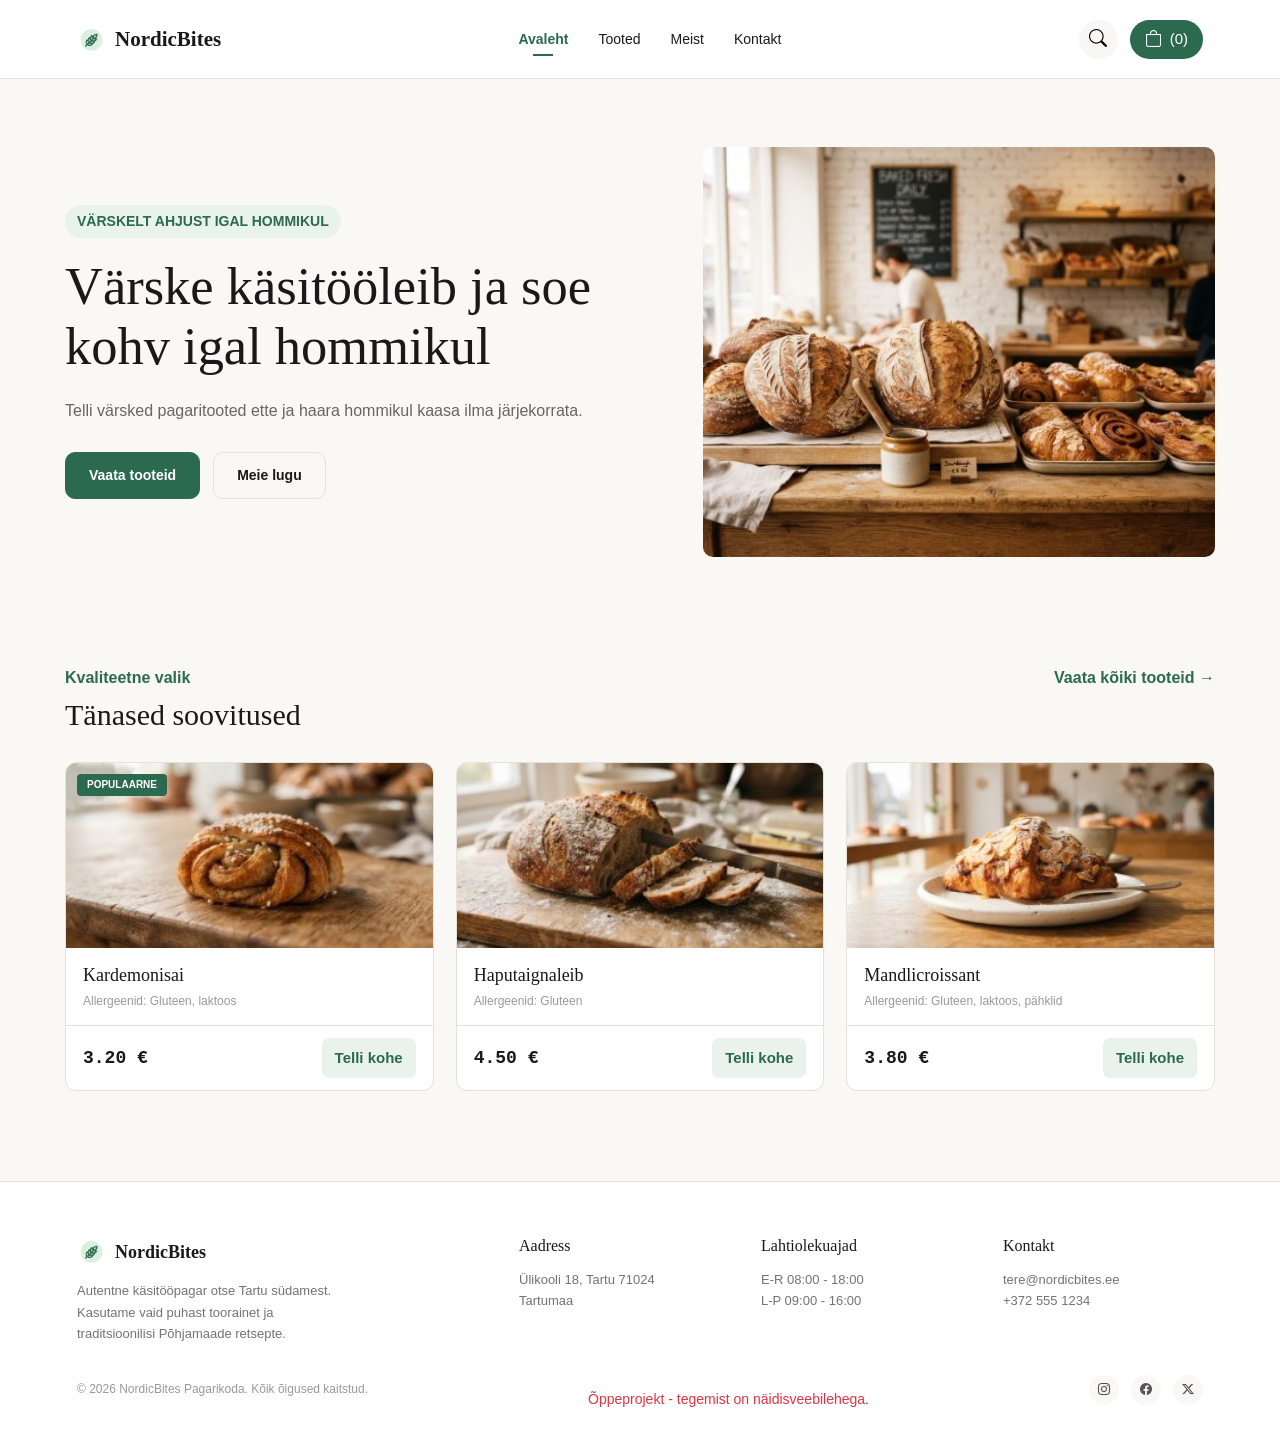
<file: index.html>
<!--Nordicbites-->

<!doctype html>
<html lang="et">
<head>
    <meta charset="utf-8">
    <meta name="viewport" content="width=device-width, initial-scale=1">
    <meta name="description" content="Värske käsitööleib ja soe kohv igal hommikul">
    <title>NordicBites Home</title>

    <!-- Bootstrap CSS -->
    <link href="https://cdn.jsdelivr.net/npm/bootstrap@5.3.3/dist/css/bootstrap.min.css" 
    rel="stylesheet"
    integrity="sha384-QWTKZyjpPEjISv5WaRU9OFeRpok6YctnYmDr5pNlyT2bRjXh0JMhjY6hW+ALEwIH"
    crossorigin="anonymous">
    
    <!-- Bootstrap Icons: -->
    <link href="https://cdn.jsdelivr.net/npm/bootstrap-icons@1.11.3/font/bootstrap-icons.min.css" 
    rel="stylesheet">

    <!-- Meie enda CSS, lisada peale bootstrap stylesheet-i (override) -->
    <link rel="stylesheet" href="css/style.css">
</head>

<body>
    <!-- PÄIS -->
    <header class="site-header">
        <div class="container header-row">

            <!-- Logo -->
            <a href="index.html" class="brand">
                <img src="images/logo.png" class="brand-icon" alt="">
                NordicBites
            </a>

            <!-- Peamenüü -->
            <nav class="nav" id="main-nav">
                <a href="index.html" class="active">Avaleht</a>
                <a href="tooted.html">Tooted</a>
                <a href="meist.html">Meist</a>
                <a href="index.html#kontakt">Kontakt</a>
            </nav>

            <!-- Otsing, ostukorv ja mobiilimenüü (hamburger) -->
            <div class="header-actions">
                <!-- Otsingunupp: -->
                <button class="icon-button" id="search-toggle" type="button">
                    <i class="bi bi-search"></i>
                </button>
                
                <!-- Ostukorv: -->
                <a href="checkout.html" class="carticon">
                    <i class="bi bi-bag"></i>
                    <span>(<span data-cart-count>0</span>)</span>
                </a>

                <!-- Hamburgerimenüü: -->
                <button type="button" class="menu-button" id="menu-toggle">
                    <i class="bi bi-list"></i>
                </button>
            </div>
        </div>

        <!-- Otsinguväli -->
        <div class="container search-bar" id="search-bar">
            <input id="product-search" type="search"
                placeholder="Otsi tooteid nime järgi (tootekataloogist)">
        </div>
    </header>

    <main>
        <!-- AVALEHE HERO -->
        <section class="container hero">

            <div>
                <span class="slogan_1 tag_1">Värskelt ahjust igal hommikul</span>
                <h1>Värske käsitööleib ja soe kohv igal hommikul</h1>
                <p>Telli värsked pagaritooted ette ja haara hommikul
                    kaasa ilma järjekorrata.</p>

                <div class="hero-buttons">
                    <a href="tooted.html" class="btn primary">Vaata tooteid</a>
                    <a href="meist" class="btn">Meie lugu</a>
                </div>
            </div>
            <img src="images/hero.jpg" alt="leivad ja saiakesed pagarikoja letil">
        </section>

        <!-- SOOVITATUD TOOTED -->
        <section class="container recommendations">
            <div class="section-heading">
                <div>
                    <div class="text_1">Kvaliteetne valik</div>
                    <h2>Tänased soovitused</h2>
                </div>
                <a href="tooted.html" class="text-link">Vaata kõiki tooteid →</a>
            </div>


            <!-- JavaScript lisab siia kolm soovitatud toodet -->
            <div class="product-grid" id="recommendations-grid"></div>
        </section>

    </main>

    <!-- Alumine roheline ostukorviriba, ilmub kui ostukorvis on tooteid -->
        <div class="cart-strip" hidden>
            <div class="container">
                <span data-cart-summary>Ostukorvis on 0 toodet</span>
                <a href="checkout.html">Mine maksma →</a>
            </div>
        </div>


    <!-- JALUS -->
    <footer class="site-footer" id="kontakt">
        <div class="container">
            <div class="footer-top">
                <!-- Ettevõtte tutvustus -->
                <div>
                    <a href="index.html" class="brand">
                        <img src="images/logo.png" class="brand-icon" alt="">NordicBites</a>
                    <p>
                        Autentne käsitööpagar otse Tartu südamest.<br>
                        Kasutame vaid puhast toorainet ja<br>
                        traditsioonilisi Põhjamaade retsepte.
                    </p>
                </div>

                <!-- Aadress -->
                <div>
                    <h3>Aadress</h3>
                    <p>Ülikooli 18, Tartu 71024<br>Tartumaa</p>
                </div>

                <!-- Lahtiolekuajad -->
                <div>
                    <h3>Lahtiolekuajad</h3>
                    <p>E-R 08:00 - 18:00<br>L-P 09:00 - 16:00</p>
                </div>

                <!-- Kontakt -->
                <div>
                    <h3>Kontakt</h3>
                    <p>
                        <a href="mailto:tere@nordicbites.ee"> tere@nordicbites.ee</a>
                        <br>
                        +372 555 1234
                    </p>
                </div>
            </div>

            <!-- Jaluse alumine osa -->
            <div class="footer-bottom">
                <span>
                    © 2026 NordicBites Pagarikoda. Kõik õigused kaitstud.
                </span>
                <p class="note text-danger">Õppeprojekt - tegemist on näidisveebilehega.</p>
                <!-- Sots.meedia ikoonid: -->
                <div class="socials">
                    <a href="https://www.instagram.com/" target="_blank">
                        <i class="bi bi-instagram"></i>
                    </a>
                    <a href="https://www.facebook.com/" target="_blank">
                        <i class="bi bi-facebook"></i>
                    </a>
                    <a href="https://x.com/" target="_blank">
                        <i class="bi bi-twitter-x"></i>
                    </a>
                </div>
            </div>
        </div>
    </footer>


    <!-- Bootstrap JavaScript -->
    <script src="https://cdn.jsdelivr.net/npm/bootstrap@5.3.3/dist/js/bootstrap.bundle.min.js"></script>

    <!-- Meie enda JavaScript -->
    <script src="js/script.js" defer></script>

</body>
</html>
</file>
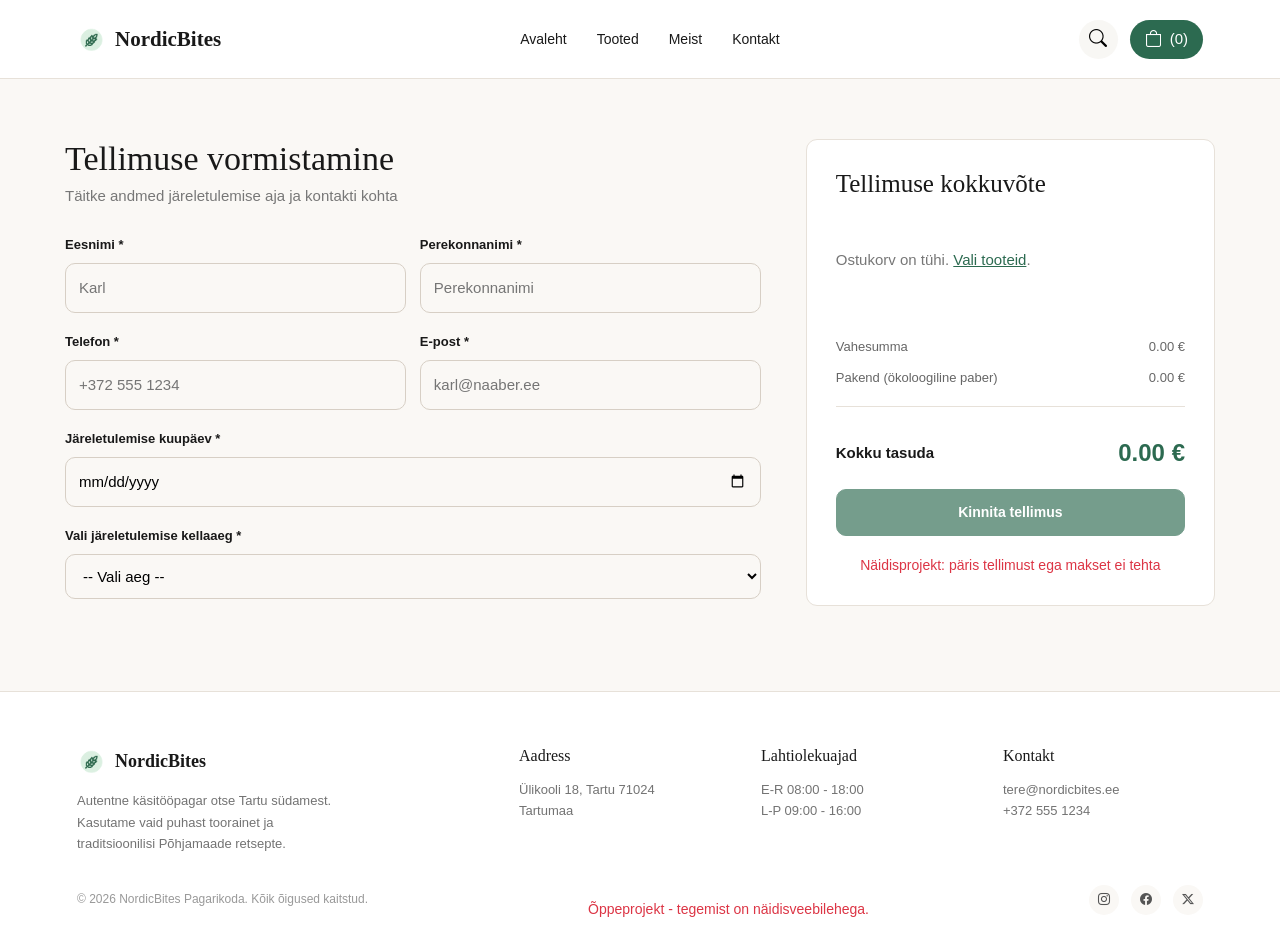
<file: checkout.html>
<!--Nordicbites-->

<!doctype html>
<html lang="et">

<head>
    <meta charset="utf-8">
    <meta name="viewport" content="width=device-width, initial-scale=1">
    <meta name="description" content="NordicBites – värsked käsitööleivad, saiakesed ja kohv Tartus.">
    <title>NordicBites Tellimus</title>
    <!-- Bootstrap CSS -->
    <link href="https://cdn.jsdelivr.net/npm/bootstrap@5.3.3/dist/css/bootstrap.min.css" rel="stylesheet"
        integrity="sha384-QWTKZyjpPEjISv5WaRU9OFeRpok6YctnYmDr5pNlyT2bRjXh0JMhjY6hW+ALEwIH" crossorigin="anonymous">

    <!-- Bootstrap Icons: -->
    <link href="https://cdn.jsdelivr.net/npm/bootstrap-icons@1.11.3/font/bootstrap-icons.min.css" rel="stylesheet">

    <!-- Meie enda CSS, lisada peale bootstrap stylesheet-i (override) -->
    <link rel="stylesheet" href="css/style.css">
</head>

<body>
    <!-- PÄIS -->
    <header class="site-header">
        <div class="container header-row">

            <!-- Logo -->
            <a href="index.html" class="brand">
                <img src="images/logo.png" class="brand-icon" alt="">
                NordicBites
            </a>

            <!-- Peamenüü -->
            <nav class="nav" id="main-nav">
                <a href="index.html">Avaleht</a>
                <a href="tooted.html">Tooted</a>
                <a href="meist.html">Meist</a>
                <a href="index.html#kontakt">Kontakt</a>
            </nav>
            <!-- Otsing, ostukorv ja mobiilimenüü (hamburger) -->
            <div class="header-actions">
                <!-- Otsingunupp: -->
                <button class="icon-button" id="search-toggle" type="button">
                    <i class="bi bi-search"></i>
                </button>
                <!-- Ostukorv: -->
                <a href="checkout.html" class="carticon">
                    <i class="bi bi-bag"></i>
                    <span>(<span data-cart-count>0</span>)</span>
                </a>
                <!-- Hamburgerimenüü: -->
                <button type="button" class="menu-button" id="menu-toggle">
                    <i class="bi bi-list"></i>
                </button>
            </div>
        </div>
        <!-- Otsinguväli -->
        <div class="container search-bar" id="search-bar">
            <input id="product-search" type="search" placeholder="Otsi tooteid nime järgi (tootekataloogist)">
        </div>
    </header>


    <main class="container checkout">
        <section>
            <h1>Tellimuse vormistamine</h1>
            <p class="subtitle">Täitke andmed järeletulemise aja ja kontakti kohta</p>
            <form id="order-form">
                <div class="form-grid">
                    <div class="field"><label for="first-name">Eesnimi *</label><input id="first-name" name="firstName"
                            placeholder="Karl" required autocomplete="given-name"></div>
                    <div class="field"><label for="last-name">Perekonnanimi *</label><input id="last-name"
                            name="lastName" placeholder="Perekonnanimi" required autocomplete="family-name"></div>
                    <div class="field"><label for="phone">Telefon *</label><input id="phone" name="phone" type="tel"
                            pattern="[+0-9 ]{6,}" title="Sisesta vähemalt 6 numbrit (lubatud ka + ja tühikud)"
                            placeholder="+372 555 1234" required autocomplete="tel"></div>
                    <div class="field"><label for="email">E-post *</label><input id="email" name="email" type="email"
                            placeholder="karl@naaber.ee" required autocomplete="email"></div>

                    <!-- Järeletulemise kuupäev -->
                        <div class="field full">
                            <label for="pickup-date">Järeletulemise kuupäev *</label>
                            <input type="date"
                                id="pickup-date"
                                name="pickup-date"
                                required>
                        </div>
                 

                    <div class="field full"><label for="pickup">Vali järeletulemise kellaaeg *</label><select
                            id="pickup" name="pickup" required>
                            <option value="">-- Vali aeg --</option>
                            <option value="08:30-09:00">Hommikul (08:30 - 09:00)</option>
                            <option value="09:00-10:00">Hommikul (09:00 - 12:00)</option>
                            <option value="12:00-13:00">Lõunal (12:00 - 14:00)</option>
                            <option value="12:00-13:00">Peale lõunat (14:00 - 16:00)</option>
                            <option value="16:00-17:00">Õhtul (E-R) (16:00 - 17:30)</option>
                        </select></div>
                </div>
            </form>
            <div role="status" class="message" id="order-message" hidden></div>
        </section>
        <aside class="summary">
            <h2>Tellimuse kokkuvõte</h2>
            <div id="checkout-items"></div>
            <div class="summary-lines">
                <div class="summary-line"><span>Vahesumma</span><span data-subtotal>0.00 €</span></div>
                <div class="summary-line"><span>Pakend (ökoloogiline paber)</span><span>0.00 €</span></div>
            </div>
            <div class="summary-total"><span>Kokku tasuda</span><strong data-total>0.00 €</strong></div><button
                id="place-order" type="submit" form="order-form" class="btn primary">Kinnita tellimus</button>
            <p class="note text-danger">Näidisprojekt: päris tellimust ega makset ei tehta</p>
        </aside>
    </main>


    <!-- JALUS -->
    <footer class="site-footer" id="kontakt">
        <div class="container">
            <div class="footer-top">
                <!-- Ettevõtte tutvustus -->
                <div>
                    <a href="index.html" class="brand">
                        <img src="images/logo.png" class="brand-icon" alt="">NordicBites</a>
                    <p>
                        Autentne käsitööpagar otse Tartu südamest.<br>
                        Kasutame vaid puhast toorainet ja<br>
                        traditsioonilisi Põhjamaade retsepte.
                    </p>
                </div>

                <!-- Aadress -->
                <div>
                    <h3>Aadress</h3>
                    <p>Ülikooli 18, Tartu 71024<br>Tartumaa</p>
                </div>

                <!-- Lahtiolekuajad -->
                <div>
                    <h3>Lahtiolekuajad</h3>
                    <p>E-R 08:00 - 18:00<br>L-P 09:00 - 16:00</p>
                </div>

                <!-- Kontakt -->
                <div>
                    <h3>Kontakt</h3>
                    <p>
                        <a href="mailto:tere@nordicbites.ee"> tere@nordicbites.ee</a>
                        <br>
                        +372 555 1234
                    </p>
                </div>
            </div>

            <!-- Jaluse alumine osa -->
            <div class="footer-bottom">
                <span>
                    © 2026 NordicBites Pagarikoda. Kõik õigused kaitstud.
                </span>
                <p class="note text-danger">Õppeprojekt - tegemist on näidisveebilehega.</p>
                <!-- Sots.meedia ikoonid: -->
                <div class="socials">
                    <a href="https://www.instagram.com/" target="_blank">
                        <i class="bi bi-instagram"></i>
                    </a>
                    <a href="https://www.facebook.com/" target="_blank">
                        <i class="bi bi-facebook"></i>
                    </a>
                    <a href="https://x.com/" target="_blank">
                        <i class="bi bi-twitter-x"></i>
                    </a>
                </div>
            </div>
        </div>
    </footer>



    <!-- Bootstrap JavaScript -->
    <script src="https://cdn.jsdelivr.net/npm/bootstrap@5.3.3/dist/js/bootstrap.bundle.min.js"></script>

    <!-- Meie JavaScript -->
    <script src="js/script.js" defer></script>

</body>

</html>
</file>
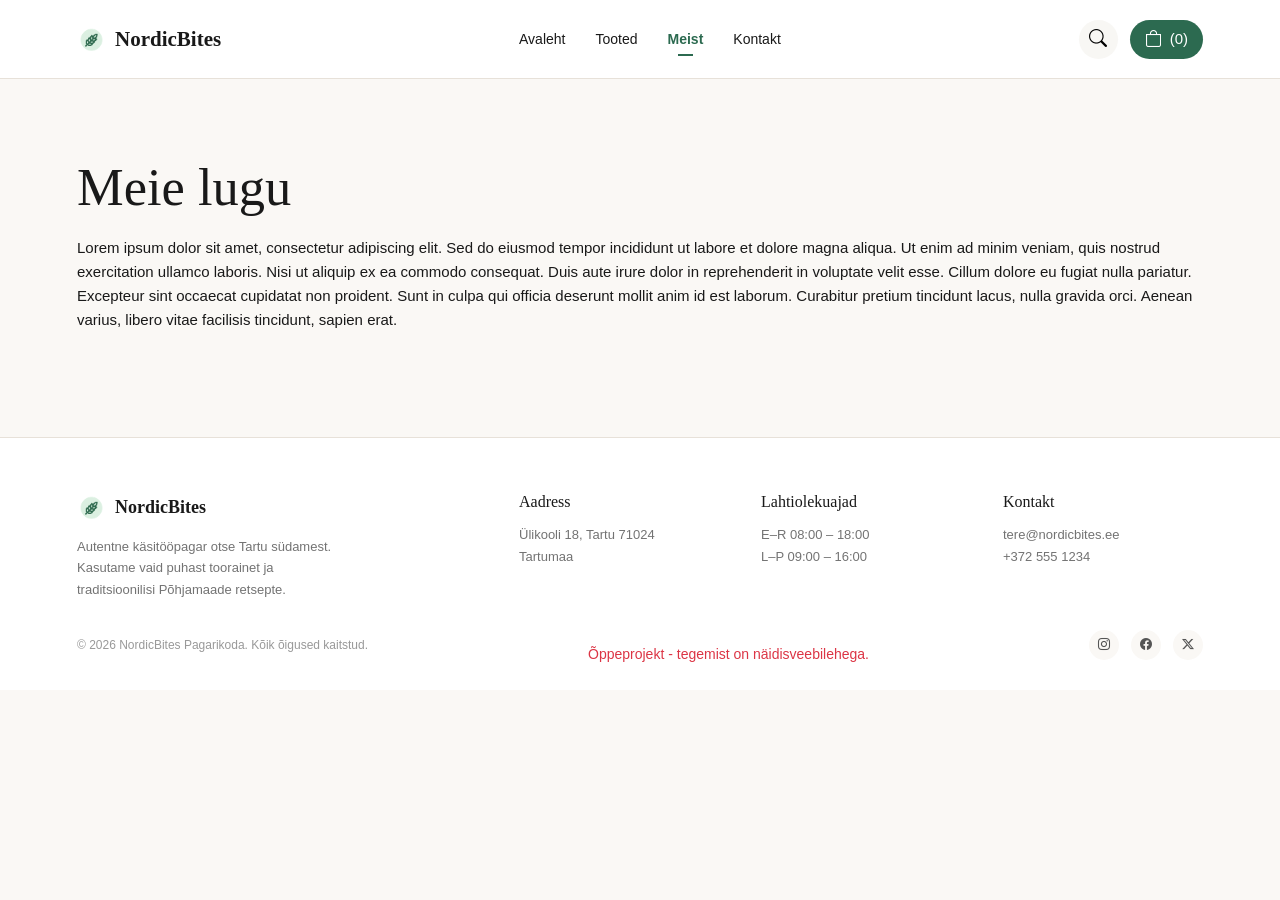
<file: meist.html>
<!--Nordicbites-->

<!doctype html>
<html lang="et">

<head>
    <meta charset="utf-8">
    <meta name="viewport" content="width=device-width, initial-scale=1">
    <title>NordicBites Meie</title>

    <!-- Bootstrap CSS -->
    <link href="https://cdn.jsdelivr.net/npm/bootstrap@5.3.3/dist/css/bootstrap.min.css"
        rel="stylesheet">

    <!-- Bootstrap Icons -->
    <link href="https://cdn.jsdelivr.net/npm/bootstrap-icons@1.11.3/font/bootstrap-icons.min.css"
        rel="stylesheet">

    <!-- Meie CSS -->
    <link rel="stylesheet" href="css/style.css">
</head>

<body>

    <!-- PÄIS -->
    <header class="site-header">
        <div class="container header-row">

            <!-- Logo -->
            <a href="index.html" class="brand">
                <img src="images/logo.png" class="brand-icon" alt="">
                NordicBites
            </a>

            <!-- Peamenüü -->
            <nav class="nav" id="main-nav">
                <a href="index.html">Avaleht</a>
                <a href="tooted.html">Tooted</a>
                <a href="meist.html" class="active">Meist</a>
                <a href="index.html#kontakt">Kontakt</a>
            </nav>

            <!-- Otsing, ostukorv ja mobiilimenüü -->
            <div class="header-actions">

                <button class="icon-button" id="search-toggle" type="button">
                    <i class="bi bi-search"></i>
                </button>

                <a href="checkout.html" class="carticon">
                    <i class="bi bi-bag"></i>
                    <span>(<span data-cart-count>0</span>)</span>
                </a>

                <button type="button" class="menu-button" id="menu-toggle">
                    <i class="bi bi-list"></i>
                </button>
            </div>
        </div>

        <!-- Otsinguväli -->
        <div class="container search-bar" id="search-bar">
            <input id="product-search" type="search"
                placeholder="Otsi tooteid nime järgi">
        </div>
    </header>


    <!-- LEHE PÕHISISU -->
    <main class="container" style="padding-top: 60px; padding-bottom: 90px;">
        <h1>Meie lugu</h1>
        <p>
            Lorem ipsum dolor sit amet, consectetur adipiscing elit.
            Sed do eiusmod tempor incididunt ut labore et dolore magna aliqua.
            Ut enim ad minim veniam, quis nostrud exercitation ullamco laboris.
            Nisi ut aliquip ex ea commodo consequat.
            Duis aute irure dolor in reprehenderit in voluptate velit esse.
            Cillum dolore eu fugiat nulla pariatur.
            Excepteur sint occaecat cupidatat non proident.
            Sunt in culpa qui officia deserunt mollit anim id est laborum.
            Curabitur pretium tincidunt lacus, nulla gravida orci.
            Aenean varius, libero vitae facilisis tincidunt, sapien erat.
        </p>

    </main>

    <!-- JALUS -->
    <footer class="site-footer" id="kontakt">
        <div class="container">

            <div class="footer-top">

                <!-- Ettevõtte tutvustus -->
                <div>
                    <a href="index.html" class="brand">
                        <img src="images/logo.png" class="brand-icon" alt="">
                        NordicBites
                    </a>

                    <p>
                        Autentne käsitööpagar otse Tartu südamest.<br>
                        Kasutame vaid puhast toorainet ja<br>
                        traditsioonilisi Põhjamaade retsepte.
                    </p>
                </div>

                <!-- Aadress -->
                <div>
                    <h3>Aadress</h3>
                    <p>Ülikooli 18, Tartu 71024<br>Tartumaa</p>
                </div>

                <!-- Lahtiolekuajad -->
                <div>
                    <h3>Lahtiolekuajad</h3>
                    <p>E–R 08:00 – 18:00<br>L–P 09:00 – 16:00</p>
                </div>

                <!-- Kontakt -->
                <div>
                    <h3>Kontakt</h3>
                    <p>
                        <a href="mailto:tere@nordicbites.ee">tere@nordicbites.ee</a>
                        <br>
                        +372 555 1234
                    </p>
                </div>
            </div>

            <!-- Jaluse alumine osa -->
            <div class="footer-bottom">

                <span>
                    © 2026 NordicBites Pagarikoda. Kõik õigused kaitstud.
                </span>
                <p class="note text-danger">Õppeprojekt - tegemist on näidisveebilehega.</p>

                <!-- Sotsiaalmeedia ikoonid -->
                <div class="socials">
                    <a href="https://www.instagram.com/" target="_blank" rel="noopener noreferrer">
                        <i class="bi bi-instagram"></i>
                    </a>

                    <a href="https://www.facebook.com/" target="_blank" rel="noopener noreferrer">
                        <i class="bi bi-facebook"></i>
                    </a>

                    <a href="https://x.com/" target="_blank" rel="noopener noreferrer">
                        <i class="bi bi-twitter-x"></i>
                    </a>
                </div>

            </div>
        </div>
    </footer>


    <!-- Bootstrap JavaScript -->
    <script src="https://cdn.jsdelivr.net/npm/bootstrap@5.3.3/dist/js/bootstrap.bundle.min.js"></script>

    <!-- Meie JavaScript -->
    <script src="js/script.js" defer></script>

</body>
</html>
</file>
<file: css/style.css>
/*Nordicbites*/

/* Värvimuutujad: värvi saab kogu lehel muuta ühest kohast. 
var(--green) kasutab siin määratud väärtust. */
:root {
    --green:#2c6a50;/*tumeroheline*/
    --dark:#191919; /*must*/
    --muted:#777; /*tumehall*/
    --cream:#faf8f5; /*heleez, taust*/
    --line:#e7e1d9; /*hallikas beez*/
    --pale:#e9f2eb; /*heleroheline*/
}

/* Kõigile elementidele: padding ja border arvestatakse elemendi laiuse sisse. */
* {
    box-sizing:border-box
}

/* Sujuv kerimine lehel olevate ankrulinkide juurde. */
html {
    scroll-behavior:smooth
}

/* Kogu veebilehe taust, tekstivärv ja vaikimisi kirjatüüp. */
body {
    margin:0;
    background:var(--cream);
    color:var(--dark);
    font:15px/1.6 Arial,Helvetica,sans-serif
}

/* Pealkirjade ja logo kirjatüüp. */
h1,h2,h3,.brand {
    font-family:Georgia,'Times New Roman',serif;
    line-height:1.16
}

/* h1 pealkiri; clamp() kohandab suurust ekraani laiusega. */
h1 {
    font-size:clamp(35px,4.1vw,54px);
    margin:18px 0
}

/* h2 pealkirja suurus ja vahed. */
h2 {
    font-size:30px;
    margin:7px 0 32px
}

/* h3 pealkirja suurus ja vahed. */
h3 {
    font-size:18px;
    margin:0 0 6px
}

/* Lõikude alumine vahe. */
p {
    margin:0 0 15px
}

/* Lingid pärivad ümbritseva teksti värvi ja neil ei ole alljoont. */
a {
    color:inherit;
    text-decoration:none
}

/* Nupud ja vormiväljad kasutavad sama fonti kui ülejäänud leht. */
button,input,select {
    font:inherit
}

/* Hiirekursor muutub nuppude kohal käekujuliseks. */
button {
    cursor:pointer
}

/* Sisu maksimaalne laius ja horisontaalne tsentreerimine. */
.container {
    width:min(1150px,calc(100% - 48px));
    max-width:none; /* Tühistab Bootstrapi .container laiuse piirangud. */
    margin:auto
}

/* Kõigi lehtede ühine valge päis. */
.site-header {
    background:#fff;
    border-bottom:1px solid var(--line);
    position:relative;
    z-index:20
}

/* Päise elemendid paigutatakse kõrvuti Flexboxiga. */
.header-row {
    min-height:78px;
    display:flex;
    align-items:center;
    justify-content:space-between;
    gap:18px
}

/* Logo ikoon ja tekst paiknevad ühel real. */
.brand {
    display:inline-flex;
    align-items:center;
    gap:9px;
    font-weight:bold;
    font-size:21px;
    white-space:nowrap
}

/* PNG-logo: pildil on roheline ring juba olemas */
.brand-icon {
    display:block;
    width:29px;
    height:29px;
    object-fit:contain;
    border-radius:50%;
    flex-shrink:0;
}

/* Navigeerimislingid ühel real ja kindla vahega. */
.nav {
    display:flex;
    gap:30px;
    align-items:center
}

/* Navigeerimislingi tekst ning aktiivse joone asukoha alus. */
.nav a {
    font-size:14px;
    padding:9px 0;
    position:relative
}

/* Aktiivse lehe navigatsioonilink on roheline ja paksus kirjas. */
.nav a.active {
    font-weight:bold;
    color:var(--green)
}

/* Pseudo-element tekitab aktiivse lingi alla rohelise joone */
.nav a.active:after {
    content:"";
    position:absolute;
    bottom:3px;
    left:30%;
    width:40%;
    height:2px;
    background:var(--green)
}

/* Otsingu ja ostukorvi nupud päise paremas servas. */
.header-actions {
    display:flex;
    align-items:center;
    gap:12px
}

/* Üldine ümarate päisenuppude kujundus. */
.icon-button,.carticon,.menu-button {
    border:0;
    background:#f8f7f4;
    border-radius:100px;
    min-width:39px;
    height:39px;
    display:inline-grid;
    place-items:center
}

/* Roheline ostukorvi nupp: HTML-is class="carticon". */
.carticon {
    background:var(--green);
    color:white;
    display:inline-flex;
    align-items:center;
    gap:8px;
    padding:0 15px;
}

/* Bootstrap Icons: ikoonide suurused päises. */
.icon-button i { font-size:18px; }
.carticon i { font-size:17px; }
.menu-button i { font-size:23px; }

/* Hoiab linkide värvid samaks ka Bootstrapi hover-olekus. */
.brand:hover { color:var(--dark); }
.carticon:hover { color:white; }
.site-header .nav a:hover { color:var(--green); }

/* Mobiilimenüü nupp on suurel ekraanil peidus */
.menu-button {
    display:none
}

/* Otsinguväli on alguses peidus */
.search-bar {
    display:none;
    padding-bottom:13px
}

/* JavaScript lisab klassi open, et otsinguvälja näidata. */
.search-bar.open {
    display:block
}

/* Otsinguvälja ääris, taust ja vahed */
.search-bar input {
    width:100%;
    border:1px solid var(--line);
    padding:11px 14px;
    border-radius:8px;
    background:white
}

/*Ühise kujundusega tegevusnupud ja nuppudena näivad lingid. */
.btn {
    border:1px solid var(--line);
    border-radius:10px;
    padding:12px 23px;
    display:inline-flex;
    align-items:center;
    justify-content:center;
    font-weight:bold;
    font-size:14px;
    background:transparent
}

/* Bootstrapi .btn vaikimisi muutuja ei tohi meie nuppude värvi muuta */
.btn { --bs-btn-color:var(--dark); --bs-btn-hover-color:var(--dark); }

/* Peamine roheline tegevusnupp. */
.btn.primary {
    background:var(--green);
    border-color:var(--green);
    color:#fff
}

/* Bootstrapis peab rohelise nupu tekst jääma ka hover-olekus valgeks. */
.btn.primary:hover { color:#fff; }


/* AVALEHE ülemine sissejuhatus: tekst ja foto 2s veerus */
.hero {
    padding:68px 0 78px;
    display:grid;
    grid-template-columns:1.1fr 1fr;
    align-items:center;
    gap:75px;
    min-height:525px
}

/* Väike roheline slogan */
.slogan_1 {
    color:var(--green);
    font-size:14px;
    font-weight:bold;
    text-transform:uppercase
}
/* slogan taust */
.tag_1 {
    display:inline-block;
    background:var(--pale);
    padding:5px 12px;
    border-radius:100px
}

/* Avalehe tekst: Telli värsked... */
.hero p {
    color:#666;
    font-size:16px;
    margin:21px 0 28px
}

/* Avalehe tegevusnupud ('vaata tooteid' ja 'Meie lugu') ühel real; vajadusel lähevad järgmisele reale. */
.hero-buttons {
    display:flex;
    gap:13px;
    flex-wrap:wrap
}

/* Avalehe suur foto */
.hero img {
    width:100%;
    height:410px;
    object-fit:cover;
    border-radius:10px
}

/*Avalehe: 'kvaliteetne vali' ja 'vaata kõiki tooteid'*/
.text_1, .text-link {
    color: var(--green);
    font-weight: bold;
    font-size: 16px;
}

/* Sektsiooni pealkiri ja „Vaata kõiki tooteid” link. */
.section-heading {
    display:flex;
    align-items: flex-start;
    justify-content:space-between;
    gap:20px
}

/* Avalehe 'soovitused' toodete sektsiooni välisvahed */
.recommendations {
    padding:30px 0 90px
}

/* 'Tänased soovitused' */
.section-heading h2 {
    margin-bottom:30px
}


/* Tootekaarte näidatakse 3 võrdses veerus (CSS Grid) */
.product-grid {
    display:grid;
    grid-template-columns:repeat(3,minmax(0,1fr));
    gap:22px
}

/* Ühe toote kaart, mille sisu asub püstises Flexboxis */
.product-card {
    background:white;
    border:1px solid var(--line);
    border-radius:11px;
    overflow:hidden;
    display:flex;
    flex-direction:column
}

/* Ostukorvis oleval tootel kuvatakse tumeroheline ääris. */
.product-card.product-selected {
    border:2px solid var(--green);
}

/* Ostukorvis oleva toote VALITUD silt tootepildi ülaservas. */
.selected-flag {
    position:absolute;
    top:11px;
    left:11px;
    background:var(--green);
    color:white;
    padding:3px 10px;
    font-size:10px;
    border-radius:4px;
    font-weight:bold;
}

/* Kui tootel on ka POPULAARNE või UUS silt, paikneb VALITUD selle all. */
.selected-flag.below-flag {
    top:39px;
}

/* Tootefoto fix kõrgus ja sobiv kärpimine */
.product-card img {
    width:100%;
    height:185px;
    object-fit:cover;
    display:block
}

/* Fotoala on aluseks nurgas olevale sildile. */
.product-image {
    position:relative
}

/* Tootefotol asuv väike roheline silt (nt „POPULAARNE”). */
.flag {
    position:absolute;
    top:11px;
    left:11px;
    background:var(--green);
    color:white;
    padding:3px 10px;
    font-size:10px;
    border-radius:4px;
    font-weight:bold
}

/* Tootekaardi pealkirja ja allergeenide ala. */
.product-content {
    padding:17px 17px 14px;
    flex:1
}

/* Tootekaardi väiksem hall selgitustekst. */
.product-content p {
    color:#999;
    font-size:12px;
    margin:4px 0 0
}

/* Tootekaardi alumine hinnarea ja nupu ala. */
.product-bottom {
    border-top:1px solid var(--line);
    padding:12px 17px;
    display:flex;
    align-items:center;
    justify-content:space-between
}

/* Toote hind eristub paksu monospace-kirjaga. */
.price {
    font-family:monospace;
    font-size:18px;
    font-weight:bold
}

/* Toote lisamise nupu põhikujundus. */
.add-button {
    background:var(--pale);
    color:var(--green);
    border:0;
    border-radius:7px;
    font-weight:bold;
    padding:8px 13px
}

/* Kataloogis olev väike roheline ümar plussnupp. */
.add-button.circle {
    border-radius:50%;
    height:32px;
    width:32px;
    padding:0;
    font-size:21px;
    background:var(--green);
    color:white
}

/* Tootekataloogi sisu ülemine ja alumine vahe. */
.catalog {
    padding:60px 0 100px
}

/* Kategooriafiltrite nupud ühel või mitmel real. */
.filters {
    display:flex;
    flex-wrap:wrap;
    gap:12px;
    margin-bottom:30px
}

/* Kategooriafiltri hele ovaalne nupp. */
.filter-button {
    background:#fff;
    border:1px solid var(--line);
    border-radius:25px;
    padding:10px 19px;
    font-size:13px
}

/* Valitud kategooriafilter muutub roheliseks. */
.filter-button.selected {
    background:var(--green);
    color:white;
    border-color:var(--green)
}

/* 'Tooted' lehekülje alumine roheline ostukorviriba, mis püsib kerides nähtaval. */
.cart-strip {
    position:fixed;
    bottom:0;
    left:0;
    width: 100%;
    background:var(--green);
    color:#fff;
    z-index:10
}
/* Ostukorviriba tekst ja kassasse mineku link. */
.cart-strip .container {
    display:flex;
    justify-content:space-between;
    align-items:center;
    padding-top:15px;
    padding-bottom:15px
}

/* Ostukorviriba lingi paks kiri. */
.cart-strip a {
    font-weight:bold
}

/* Kui HTML-elemendil on hidden-atribuut, ei näidata riba. */
.cart-strip[hidden] {
    display:none
}

/* Tellimuse leht: vorm vasakul ja kokkuvõte paremal. */
.checkout {
    padding:60px 0 85px;
    display:grid;
    grid-template-columns:1.7fr 1fr;
    gap:45px;
    min-height:550px
}

/* Tellimuse lehe pealkiri. */
.checkout h1 {
    font-size:34px;
    margin:0 0 6px
}

/* Tellimusvormi all olev sissejuhatav tekst. */
.checkout .subtitle {
    color:var(--muted);
    margin-bottom:27px
}

/* Vormiväljad kahes veerus. */
.form-grid {
    display:grid;
    grid-template-columns:1fr 1fr;
    gap:19px 14px
}

/* Üks vormiväli koos selle pealkirjaga. */
.field {
    display:flex;
    flex-direction:column;
    gap:7px
}

/* Vormivälja nimetuse kujundus. */
.field label {
    font-size:13px;
    font-weight:bold
}

/* Tekstikastide ja rippmenüü kujundus. */
.field input,.field select {
    border:1px solid #d7cfc5;
    background:transparent;
    border-radius:10px;
    padding:12px 13px;
    width:100%;
    min-width:0
}

/* Vormiväli võtab enda alla mõlemad veerud. */
.field.full {
    grid-column:1/-1
}

/* Tellimuse kokkuvõtte valge kast. */
.summary {
    align-self:start;
    border-radius:11px;
    background:#fff;
    border:1px solid var(--line);
    padding:29px
}

/* Kokkuvõtte pealkiri. */
.summary h2 {
    font-size:25px;
    margin:0 0 20px
}

/* Ühe ostukorvis oleva toote rida kokkuvõttes. */
.summary-item {
    display:flex;
    align-items:center;
    gap:12px;
    padding-bottom:12px;
    margin-bottom:12px;
    border-bottom:1px solid var(--line)
}

/* Ostukorvi toote pisipilt. */
.summary-item img {
    width:46px;
    height:46px;
    object-fit:cover;
    border-radius:6px
}

/* Ostukorvi tootenimi. */
.summary-item .item-name {
    font: bold 15px Georgia,serif
}

/* Ostukorvi toote koguse väike tekst. */
.summary-item .item-qty {
    color:var(--muted);
    font-size:12px
}

/* Toote hind nihutatakse rea paremasse serva. */
.summary-item strong {
    margin-left:auto;
    white-space:nowrap;
    font-family:monospace
}

/* Koguse vähendamise ja suurendamise nupud. */
.qty-control {
    display:inline-flex;
    align-items:center;
    gap:8px
}

/* Koguse muutmise väikeste nuppude stiil. */
.qty-control button {
    border:1px solid var(--line);
    background:white;
    border-radius:4px;
    padding:1px 7px
}

/* Vahesumma ja pakendi hinna read. */
.summary-lines {
    border-bottom:1px solid var(--line);
    padding:10px 0 17px
}

/* Kokkuvõtte summarea vasaku ja parema poole joondamine. */
.summary-line,.summary-total {
    display:flex;
    justify-content:space-between;
    gap:12px;
    margin-top:10px
}

/* Vahekokkuvõtte väiksem hall tekst. */
.summary-line {
    color:#666;
    font-size:13px
}

/* Lõpliku summa rea vahed ja paks kiri. */
.summary-total {
    align-items:center;
    padding:17px 0;
    font-weight:bold
}

/* Makstava kogusumma suur roheline number. */
.summary-total strong {
    color:var(--green);
    font-size:24px
}

/* Tellimuse kinnitamise nupp täidab kokkuvõtte laiuse. */
.summary .btn {
    width:100%
}

/* Tellimuse kinnitamise all olev väike selgitus. */
.note {
    color:#999;
    text-align:center;
    font-size:14px;
    margin:18px 0 0
}

/* Pärast tellimist kuvatava kinnitusteate kujundus. */
.message {
    margin-top:18px;
    padding:13px 16px;
    border-radius:9px;
    background:var(--pale);
    color:var(--green)
}

/* Peidab kinnitusteate, kuni seda on vaja näidata. */
.message[hidden] {
    display:none
}

/* Tühja ostukorvi teate kujundus. */
.empty {
    padding:30px 0;
    color:var(--muted)
}

/* Kõigi lehtede ühine jalus. */
.site-footer {
    background:#fff;
    border-top:1px solid var(--line);
    padding:55px 0 24px
}

/* Jaluse sisu neljas veerus. */
.footer-top {
    display:grid;
    grid-template-columns:2fr 1fr 1fr 1fr;
    gap:42px
}

/* Jaluses olev logo on veidi väiksem. */
.footer-top .brand {
    font-size:18px;
    margin-bottom:14px
}

/* Jaluse veergude pealkirjad. */
.footer-top h3 {
    font-size:16px;
    margin-bottom:13px
}

/* Aadressi, lahtiolekuaegade ja kontaktide selgitustekst. */
.footer-top p {
    color:#737373;
    font-size:13px;
    line-height:1.65
}

/* Jalus: autoriõigused ja sotsiaalmeedia. */
.footer-bottom {
    display:flex;
    justify-content:space-between;
    align-items:center;
    gap:20px;
    color:#999;
    font-size:12px;
    margin-top:10px
}

/* Sotsmeedia ikoonide paigutus. */
.socials {
    display:flex;
    gap:12px
}
/* Ühe ümara sotsiaalmeedia ikooni kujundus (Bootstrap Icons). */
.socials a {
    display:inline-grid;
    place-items:center;
    width:30px;
    height:30px;
    background:var(--cream);
    color:#555;
    border-radius:50%;
    text-decoration: none;
}

/* Jätab jaluse alla ruumi fikseeritud ostukorviriba jaoks */
body:has(.cart-strip:not([hidden])) .site-footer {
    padding-bottom: 85px;
}


/* Tahvelarvuti ja kitsama ekraani kohandused. */
@media(max-width:850px) {
    /* Avalehe ülemine sissejuhatus: tekst ja foto kahes veerus. */
    .hero {
        gap:30px;
        min-height:unset
    }
    /* Avalehe suur foto, mis täidab raami lõikamise teel. */
    .hero img {
        height:320px
    }
    /* Tellimuse leht: vorm vasakul ja kokkuvõte paremal. */
    .checkout {
        grid-template-columns:1fr
    }
    /* Jaluse sisu neljas veerus. */
    .footer-top {
        grid-template-columns:1fr 1fr
    }
    /* Navigeerimislingid ühel real ja kindla vahega. */
    .nav {
        gap:15px
    }
    /* Tootefoto fikseeritud kõrgus ja sobiv kärpimine. */
    .product-card img {
        height:155px
    }
}

/* Mobiiltelefoni vaate kohandused. */
@media(max-width:620px) {
    /* Sisu maksimaalne laius ja horisontaalne tsentreerimine. */
    .container {
        width:calc(100% - 28px)
    }
    /* Päise elemendid paigutatakse kõrvuti Flexboxiga. */
    .header-row {
        min-height:66px
    }
    /* Logo ikoon ja tekst paiknevad ühel real. */
    .brand {
        font-size:18px
    }
    /* Mobiilimenüü nupp on suurel ekraanil peidetud. */
    .menu-button {
        display:inline-grid
    }
    /* Navigeerimislingid ühel real ja kindla vahega. */
    .nav {
        display:none;
        position:absolute;
        top:66px;
        left:0;
        right:0;
        background:white;
        padding:18px;
        box-shadow:0 8px 12px #0001;
        flex-direction:column;
        align-items:flex-start
    }
    /* Selle elemendi kujundus. */
    .nav.open {
        display:flex
    }
    /* Avalehe ülemine sissejuhatus: tekst ja foto kahes veerus. */
    .hero {
        padding:36px 0 42px;
        grid-template-columns:1fr;
        gap:28px
    }
    /* Avalehe suur foto, mis täidab raami lõikamise teel. */
    .hero img {
        height:250px
    }
    /* Selle elemendi kujundus. */
    .recommendations,.catalog {
        padding:20px 0 55px
    }
    /* Tootekaarte näidatakse kolmes võrdses veerus (CSS Grid). */
    .product-grid {
        grid-template-columns:repeat(2,minmax(0,1fr));
        gap:12px
    }
    /* Tootefoto fikseeritud kõrgus ja sobiv kärpimine. */
    .product-card img {
        height:130px
    }
    /* Selle elemendi kujundus. */
    .product-content,.product-bottom {
        padding:11px
    }
    /* Selle elemendi kujundus. */
    .product-content h3 {
        font-size:16px
    }
    /* Tootekaardi väiksem hall selgitustekst. */
    .product-content p {
        font-size:11px
    }
    /* Toote hind eristub paksu monospace-kirjaga. */
    .price {
        font-size:15px
    }
    /* Sektsiooni pealkiri ja „Vaata kõiki tooteid” link. */
    .section-heading {
        align-items:start
    }
    /* Roheline tekstilink sektsiooni paremas servas. */
    .text-link {
        padding-top:13px;
        font-size:12px
    }
    /* Tellimuse leht: vorm vasakul ja kokkuvõte paremal. */
    .checkout {
        padding:35px 0 60px;
        gap:25px
    }
    /* Vormiväljad kahes veerus. */
    .form-grid {
        grid-template-columns:1fr
    }
    /* Vormiväli võtab enda alla mõlemad veerud. */
    .field.full {
        grid-column:auto
    }
    /* Tellimuse kokkuvõtte valge kast. */
    .summary {
        padding:20px
    }
    /* Jaluse sisu neljas veerus. */
    .footer-top {
        grid-template-columns:1fr 1fr;
        gap:20px
    }
    /* Selle elemendi kujundus. */
    .footer-top>div:first-child {
        grid-column:1/-1
    }
    /* Jaluse alumine rida: autoriõigused ja sotsiaalmeedia. */
    .footer-bottom {
        margin-top:28px;
        flex-wrap:wrap
    }
}

/* "Telli kohe" nupu animatsioon avalehel */
.add-button.clicked {
    animation: button-click 0.6s ease;
}
@keyframes button-click {
    0% {
        transform: scale(1);
        background-color: var(--pale);
    }
    50% {
        transform: scale(0.85);
        background-color: var(--green);
        color: white;
    }
    100% {
        transform: scale(1);
        background-color: var(--pale);
    }
}
</file>
